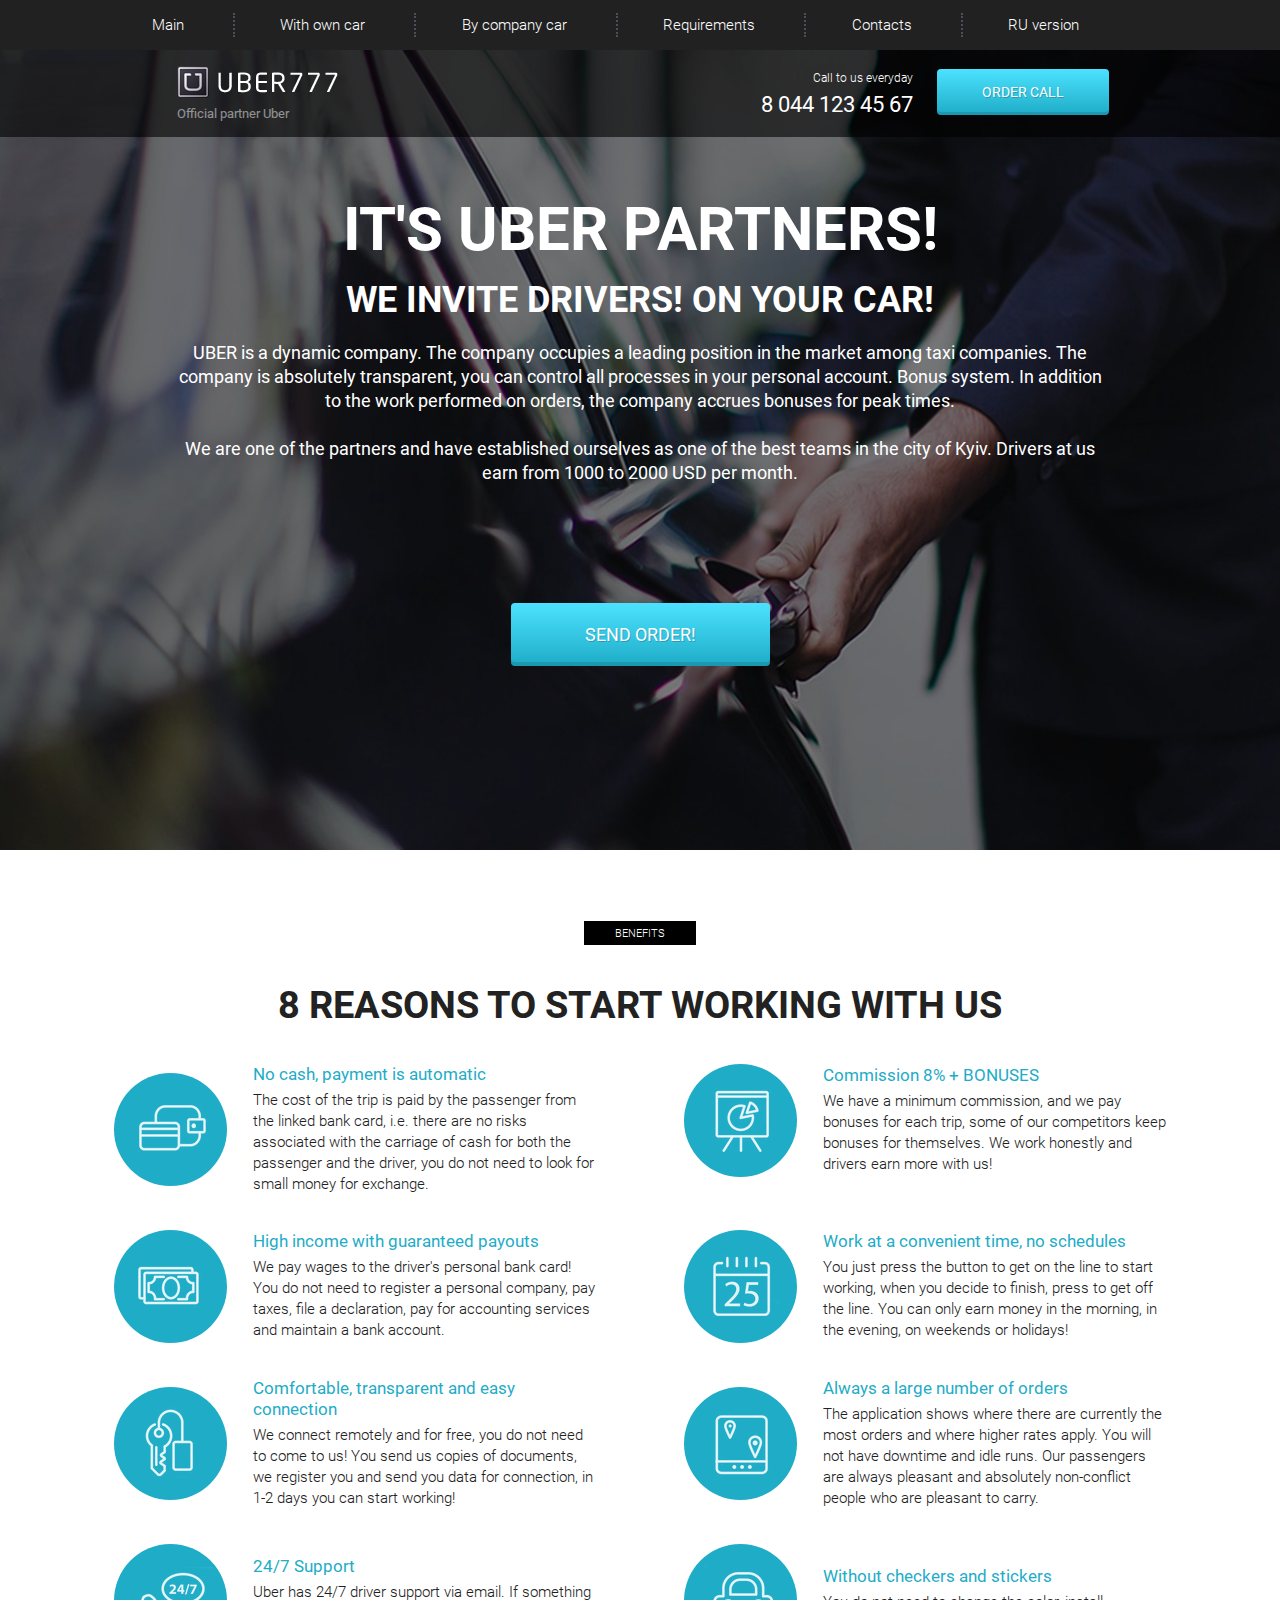
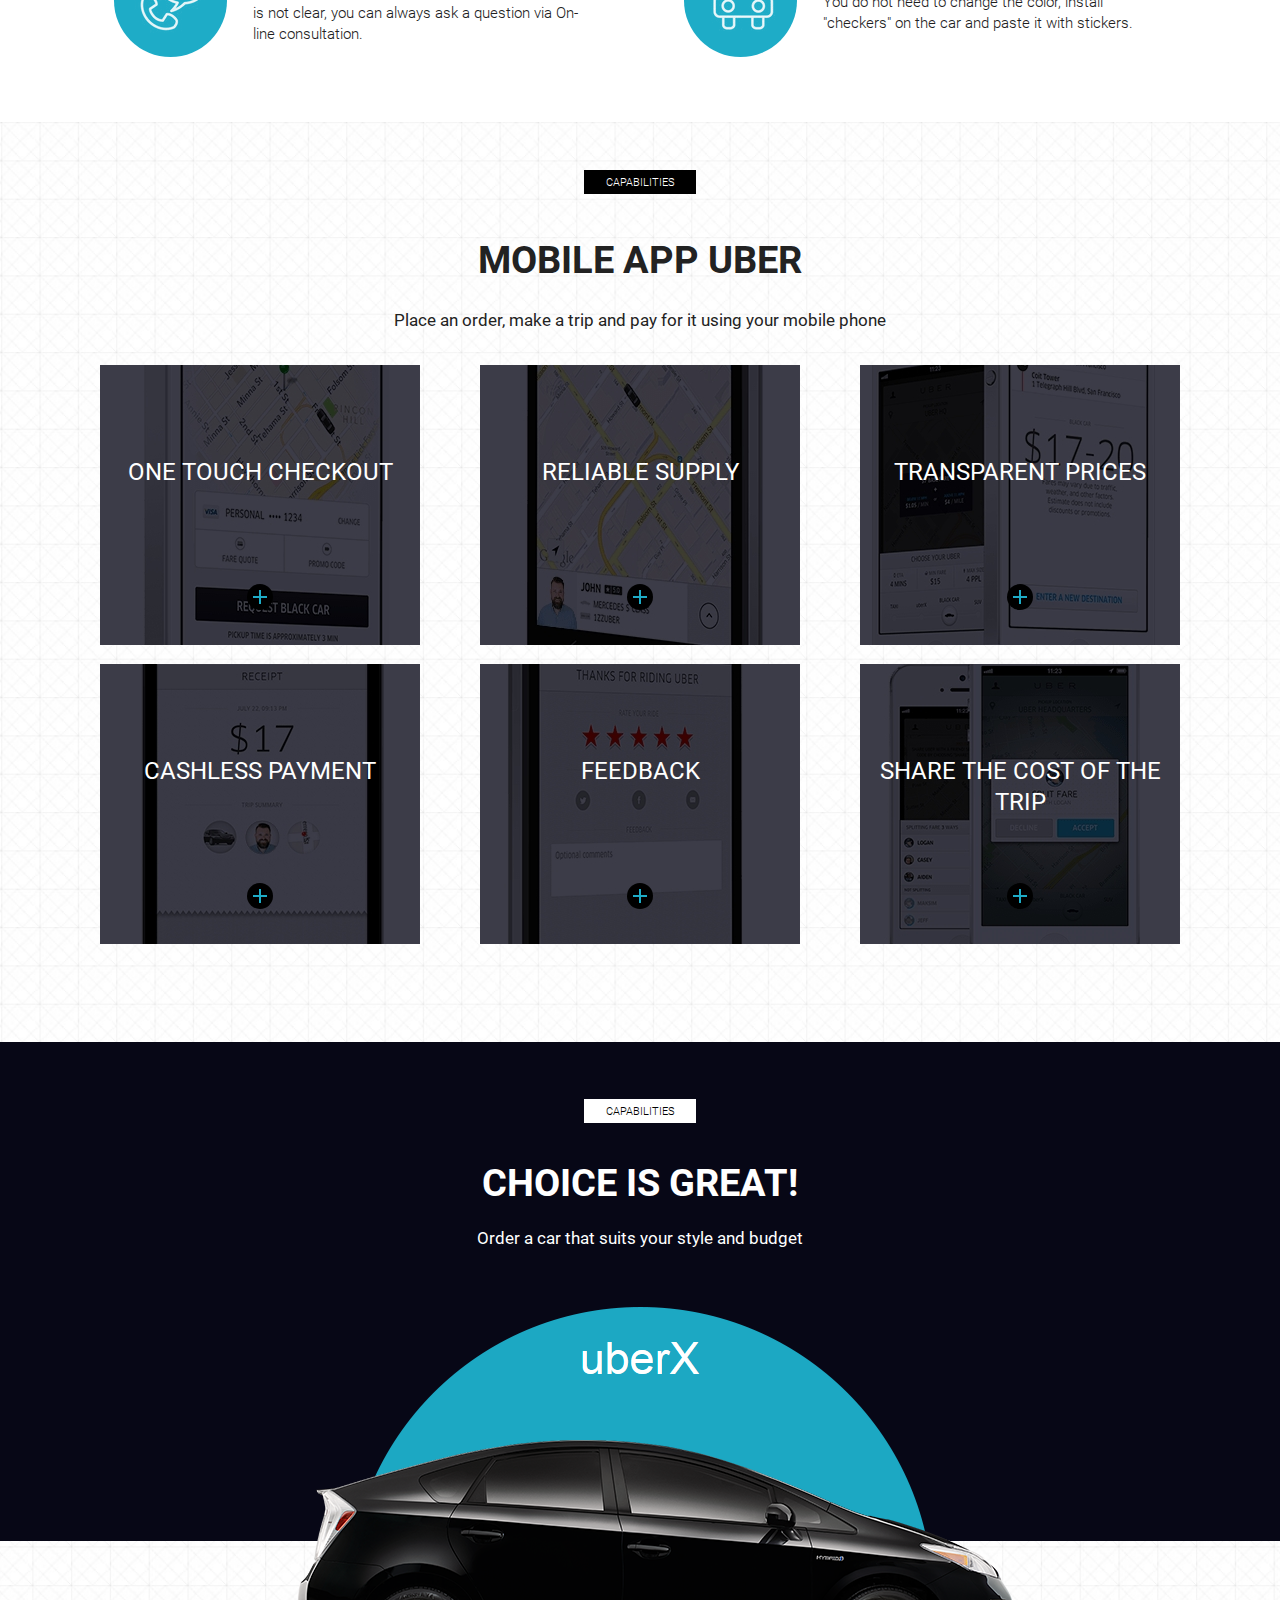
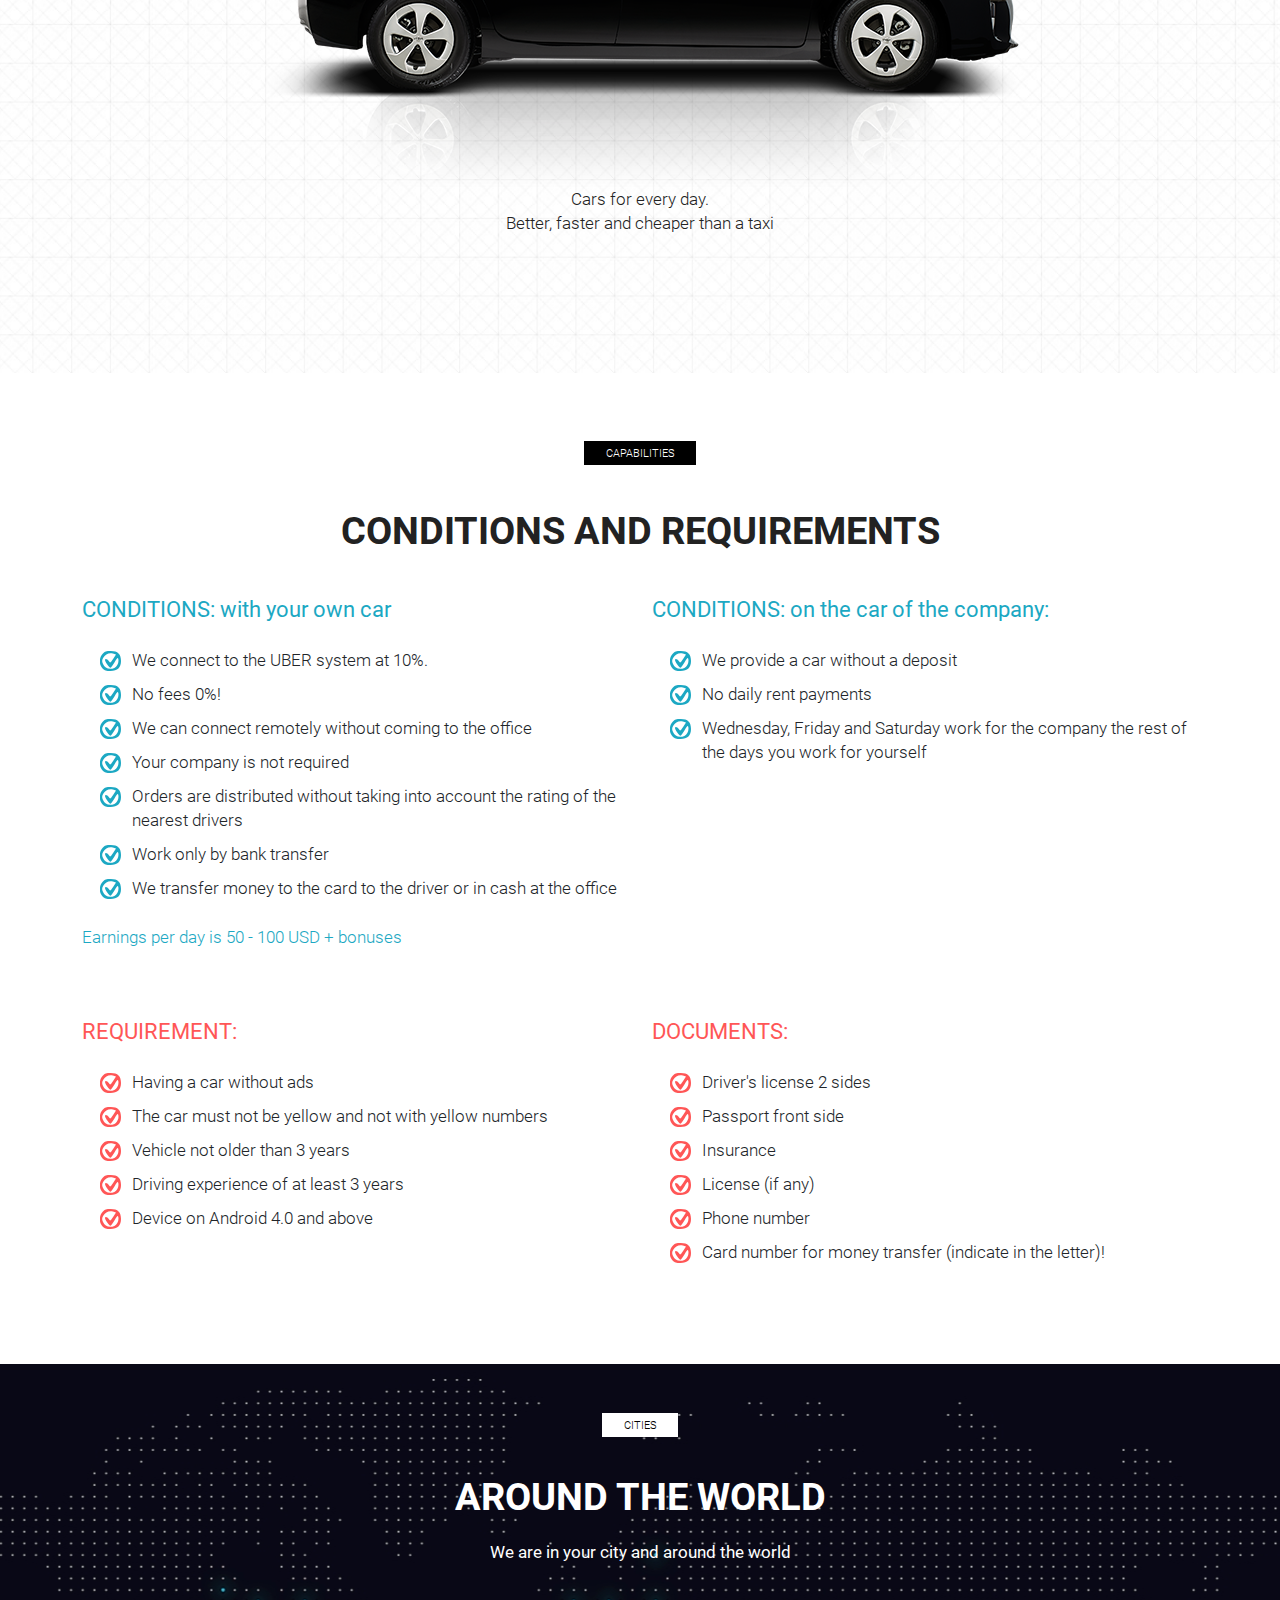
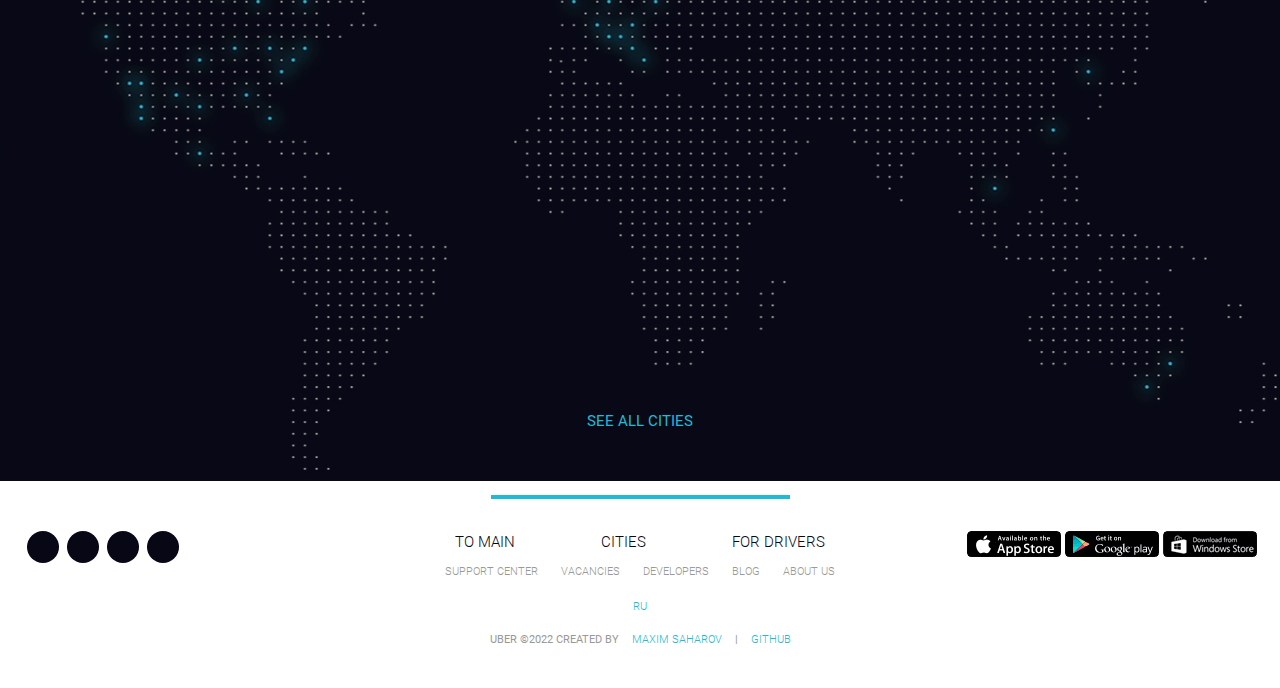
<file: src/index.html>
<!--//-->
<!doctype html>
<html lang='en' xmlns='http://www.w3.org/1999/html'>
<head>
   <meta charset='UTF-8'>
   <meta name='viewport' content='width=device-width, initial-scale=1'>
   <meta http-equiv='X-UA-Compatible' content='ie=edge'>

   <title>UBER</title>

   <link rel='shortcut icon' href='icons/favicon.ico' type='image/x-icon'>

   <link rel='stylesheet' href='css/fonts.css'>

   <link rel='stylesheet' href='css/bootstrap-reboot.min.css'>
   <link rel='stylesheet' href='css/bootstrap-grid.min.css'>

   <link rel='stylesheet' href='https://use.fontawesome.com/releases/v5.8.2/css/all.css'
         integrity='sha384-oS3vJWv+0UjzBfQzYUhtDYW+Pj2yciDJxpsK1OYPAYjqT085Qq/1cq5FLXAZQ7Ay' crossorigin='anonymous'>

   <link rel='stylesheet' href='scss/style.min.css'>


</head>

<body>

<header>
   <nav>
      <div class='container'>
         <!--ul.menu>li.menu_item*5>a.menu_link-->
         <ul class='menu'>
            <li class='menu_item'>
               <a href='#' class='menu_link'>Main</a>
            </li>
            <li class='menu_item'>
               <a href='#require' class='menu_link'>With own car</a>
            </li>
            <li class='menu_item'>
               <a href='#require' class='menu_link'>By company car</a>
            </li>
            <li class='menu_item'>
               <a href='#require' class='menu_link'>Requirements</a>
            </li>
            <li class='menu_item'>
               <a href='#footer' class='menu_link'>Contacts</a>
            </li>
            <li class='menu_item'>
               <!--               <a href='ru.html' class='menu_link'>RU version</a>-->
               <a href='https://maxim-saharov.com.ua/Uber/ru.html' class='menu_link'>RU version</a>
            </li>
         </ul>
      </div>

      <div class='hamburger'>
         <span></span>
         <span></span>
         <span></span>
      </div>

   </nav>

   <div class='subheader'>
      <div class='container'>
         <div class='row'>
            <div class='col-6 col-md-4 offset-md-1'>
               <a href='#' class='subheader_logo'>
                  <img src='icons/logo.png' alt='logo'>
               </a>
               <div class='subheader_official'>Official partner Uber</div>
            </div>

            <div class='xs-hidden col-md-3 offset-md-1 col-xl-2 offset-xl-2'>
               <div class='subheader_call'>
                  Call to us everyday
               </div>
               <a href='tel:80441234567' class='subheader_phone'>
                  8 044 123 45 67</a>
            </div>

            <div class='col-6 col-md-3'>
               <a href='tel:80441234567' class='xs-visible subheader_phone'>
                  8 044 123 45 67</a>
               <button class='subheader_btn'>order call</button>
            </div>

         </div>
      </div>
   </div>

</header>


<section class='promo'>
   <div class='container'>
      <div class='row'>
         <div class='col-md-12 offset-md-0 col-lg-10 offset-lg-1'>
            <h1 class='promo_header'>IT'S UBER PARTNERS!</h1>
            <h2 class='promo_subheader'>WE INVITE DRIVERS! ON YOUR CAR!</h2>
            <div class='promo_descr'>
               UBER is a dynamic company. The company occupies a leading position in the market among taxi companies.
               The company is absolutely transparent, you can control all processes in your personal account. Bonus
               system. In addition to the work performed on orders, the company accrues bonuses for peak times.
               <br><br>
               We are one of the partners and have established ourselves as one of the best teams in the city of Kyiv.
               Drivers at us earn from 1000 to 2000 USD per month.
            </div>
            <button class='promo_btn'>SEND ORDER!</button>
         </div>
      </div>
   </div>
</section>


<section class='reasons'>

   <div class='container'>

      <div class='label'>Benefits</div>
      <h2 class='title'>8 reasons to start working with us</h2>

      <div class='row'>

         <div class='col-md-6'>
            <div class='reasons_block'>

               <div class='reasons_round'>
                  <img src='icons/reasons/reason_1.png' alt='reason'>
               </div>

               <div class='reasons_descr'>

                  <div class='reasons_subtitle'>No cash, payment is automatic
                  </div>

                  <div class='reasons_text'>
                     The cost of the trip is paid by the passenger from the linked bank card, i.е. there are no risks
                     associated with the carriage of cash for both the passenger and the driver, you do not need to look
                     for small money for exchange.
                  </div>

               </div>

            </div>
         </div>

         <div class='col-md-6'>
            <div class='reasons_block'>
               <div class='reasons_round'>
                  <img src='icons/reasons/reason_2.png' alt='reason'>
               </div>
               <div class='reasons_descr'>
                  <div class='reasons_subtitle'>Commission 8% + BONUSES</div>
                  <div class='reasons_text'>
                     We have a minimum commission, and we pay bonuses for each trip, some of our competitors keep
                     bonuses
                     for themselves. We work honestly and drivers earn more with us!
                  </div>
               </div>
            </div>
         </div>
         <div class='col-md-6'>
            <div class='reasons_block'>
               <div class='reasons_round'>
                  <img src='icons/reasons/reason_3.png' alt='reason'>
               </div>
               <div class='reasons_descr'>
                  <div class='reasons_subtitle'>High income with guaranteed payouts</div>
                  <div class='reasons_text'>
                     We pay wages to the driver's personal bank card! You do not need to register a personal company,
                     pay taxes, file a declaration, pay for accounting services and maintain a bank account.
                  </div>
               </div>
            </div>
         </div>
         <div class='col-md-6'>
            <div class='reasons_block'>
               <div class='reasons_round'>
                  <img src='icons/reasons/reason_4.png' alt='reason'>
               </div>
               <div class='reasons_descr'>
                  <div class='reasons_subtitle'>Work at a convenient time, no schedules</div>
                  <div class='reasons_text'>
                     You just press the button to get on the line to start working, when you decide to finish, press to
                     get off the line. You can only earn money in the morning, in the evening, on weekends or holidays!
                  </div>
               </div>
            </div>
         </div>
         <div class='col-md-6'>
            <div class='reasons_block'>
               <div class='reasons_round'>
                  <img src='icons/reasons/reason_5.png' alt='reason'>
               </div>
               <div class='reasons_descr'>
                  <div class='reasons_subtitle'>Comfortable, transparent and easy connection</div>
                  <div class='reasons_text'>
                     We connect remotely and for free, you do not need to come to us! You send us copies of documents,
                     we register you and send you data for connection, in 1-2 days you can start working!
                  </div>
               </div>
            </div>
         </div>
         <div class='col-md-6'>
            <div class='reasons_block'>
               <div class='reasons_round'>
                  <img src='icons/reasons/reason_6.png' alt='reason'>
               </div>
               <div class='reasons_descr'>
                  <div class='reasons_subtitle'>Always a large number of orders</div>
                  <div class='reasons_text'>
                     The application shows where there are currently the most orders and where higher rates apply. You
                     will not have downtime and idle runs. Our passengers are always pleasant and absolutely
                     non-conflict people who are pleasant to carry.
                  </div>
               </div>
            </div>
         </div>
         <div class='col-md-6'>
            <div class='reasons_block'>
               <div class='reasons_round'>
                  <img src='icons/reasons/reason_7.png' alt='reason'>
               </div>
               <div class='reasons_descr'>
                  <div class='reasons_subtitle'>24/7 Support</div>
                  <div class='reasons_text'>
                     Uber has 24/7 driver support via email. If something is not clear, you can always ask a question
                     via On-line consultation.
                  </div>
               </div>
            </div>
         </div>

         <div class='col-md-6'>
            <div class='reasons_block'>
               <div class='reasons_round'>
                  <img src='icons/reasons/reason_8.png' alt='reason'>
               </div>
               <div class='reasons_descr'>
                  <div class='reasons_subtitle'>Without checkers and stickers</div>
                  <div class='reasons_text'>
                     You do not need to change the color, install "checkers" on the car and paste it with stickers.
                  </div>
               </div>
            </div>
         </div>

      </div>

   </div>
</section>


<section class='mobile'>
   <div class='container'>
      <div class='label'>Capabilities</div>
      <div class='title'>mobile app UBER</div>
      <div class='subtitle'>
         Place an order, make a trip and pay for it using your mobile phone
      </div>

      <div class='row'>

         <div class='col-md-6 col-lg-4'>
            <div class='mobile_item mobile_item_1'>
               <div class='mobile_item_subtitle'>one touch checkout</div>
               <div class='mobile_item_plus'></div>
            </div>
         </div>

         <div class='col-md-6 col-lg-4 '>
            <div class='mobile_item mobile_item_2'>
               <div class='mobile_item_subtitle'>reliable supply</div>
               <div class='mobile_item_plus'></div>
            </div>
         </div>
         <div class='col-md-6 col-lg-4'>
            <div class='mobile_item mobile_item_3'>
               <div class='mobile_item_subtitle'>transparent prices</div>
               <div class='mobile_item_plus'></div>
            </div>
         </div>
         <div class='col-md-6 col-lg-4'>
            <div class='mobile_item mobile_item_4'>
               <div class='mobile_item_subtitle'>cashless payment</div>
               <div class='mobile_item_plus'></div>
            </div>
         </div>
         <div class='col-md-6 col-lg-4'>
            <div class='mobile_item mobile_item_5'>
               <div class='mobile_item_subtitle'>Feedback</div>
               <div class='mobile_item_plus'></div>
            </div>
         </div>
         <div class='col-md-6 col-lg-4'>
            <div class='mobile_item mobile_item_6'>
               <div class='mobile_item_subtitle'>share the cost of the trip</div>
               <div class='mobile_item_plus'></div>
            </div>
         </div>
      </div>


   </div>

</section>


<section class='choice'>
   <div class='container'>

      <div class='black'></div>
      <div class='label label_white'>capabilities</div>
      <h2 class='title title_white hidden-320'>Choice is great!</h2>
      <div class='subtitle subtitle_white hidden-320'>
         Order a car that suits your style and budget
      </div>

      <img src='img/car-en.png' alt='uber car' class='choice_img'>
      <div class='choice_descr'>
         Cars for every day.<br>
         Better, faster and cheaper than a taxi
      </div>

   </div>
</section>


<section class='require' id='require'>
   <div class='container'>

      <div class='label'>Capabilities</div>
      <div class='title'>conditions and requirements</div>

      <div class='row'>

         <div class='col-md-6'>
            <div class='require_block'>
               <div class='require_title'>CONDITIONS: with your own car</div>
               <ul class='require_list'>
                  <li>We connect to the UBER system at 10%.</li>
                  <li>No fees 0%!</li>
                  <li>We can connect remotely without coming to the office</li>
                  <li>Your company is not required</li>
                  <li>Orders are distributed without taking into account the rating of the nearest drivers</li>
                  <li>Work only by bank transfer</li>
                  <li>We transfer money to the card to the driver or in cash at the office</li>
               </ul>
               <div class='require_descr'>
                  Earnings per day is 50 - 100 USD + bonuses
               </div>
            </div>
         </div>

         <div class='col-md-6'>
            <div class='require_block'>
               <div class='require_title'>CONDITIONS: on the car of the company:</div>
               <ul class='require_list'>
                  <li>We provide a car without a deposit</li>
                  <li>No daily rent payments</li>
                  <li>Wednesday, Friday and Saturday work for the company the rest of the days you work for yourself
                  </li>
               </ul>
            </div>
         </div>

         <div class='col-md-6'>
            <div class='require_block require_block_nmb warning'>
               <div class='require_title'>REQUIREMENT:</div>
               <ul class='require_list'>
                  <li>Having a car without ads</li>
                  <li>The car must not be yellow and not with yellow numbers</li>
                  <li>Vehicle not older than 3 years</li>
                  <li>Driving experience of at least 3 years</li>
                  <li>Device on Android 4.0 and above</li>
               </ul>
            </div>
         </div>

         <div class='col-md-6'>
            <div class='require_block require_block_nmb warning'>
               <div class='require_title'>DOCUMENTS:</div>
               <ul class='require_list'>
                  <li>Driver's license 2 sides</li>
                  <li>Passport front side</li>
                  <li>Insurance</li>
                  <li>License (if any)</li>
                  <li>Phone number</li>
                  <li>Card number for money transfer (indicate in the letter)!</li>
               </ul>
            </div>
         </div>

      </div>
   </div>
</section>


<section class='world'>
   <div class='container'>
      <div class='label label_white label_min'>cities</div>
      <h2 class='title title_white'>Around the world</h2>
      <div class='subtitle subtitle_white'>We are in your city and around the world</div>

      <a href='#' class='world_link'>see all cities</a>
   </div>
</section>


<footer class='footer' id='footer'>
   <div class='footer_divider'></div>
   <div class='footer_wrapper'>
      <div>
         <div class='footer_social'>
            <a href='#' class='footer_social_item'>
               <i class='fab fa-facebook-f'></i>
            </a>
            <a href='#' class='footer_social_item'>
               <i class='fab fa-twitter'></i>
            </a>
            <a href='#' class='footer_social_item'>
               <i class='fab fa-linkedin'></i>
            </a>
            <a href='#' class='footer_social_item'>
               <i class='fab fa-instagram'></i>
            </a>
         </div>
      </div>

      <div>
         <div class='footer_links'>
            <div class='footer_links_main'>
               <a href='#'>To main</a>
               <a href='#'>cities</a>
               <a href='#'>for drivers</a>
            </div>
            <div class='footer_links_sub'>
               <a href='#'>support Center</a>
               <a href='#'>vacancies</a>
               <a href='#'>developers</a>
               <a href='#'>blog</a>
               <a href='#'>about Us</a>
            </div>


            <div class='footer_links_lang'>

               <!--               <a href='ru.html' class='footer_links_lang'>RU</a>-->
               <a href='https://maxim-saharov.com.ua/Uber/ru.html' class='footer_links_lang'>RU</a>

               <br>

               Uber ©2022 Created by

               <a
                  href='https://maxim-saharov.com.ua'
                  target='_blank' rel='noopener noreferrer'
                  class='pad-left-10px'
               >
                  Maxim Saharov
               </a>

               <span class='pad-left-10px'>|</span>

               <a
                  href='https://github.com/maxim-saharov/LandingUber'
                  target='_blank' rel='noopener noreferrer'
                  class='pad-left-10px'
               >
                  GitHub
               </a>
            </div>

         </div>
      </div>

      <div>
         <div class='footer_mobile'>
            <a href='#'>
               <img src='img/app_store.png' alt='App Store'>
            </a>
            <a href='#'>
               <img src='img/google_play.png' alt='Google play'>
            </a>
            <a href='#'>
               <img src='img/windows_store.png' alt='Windows store'>
            </a>
         </div>
      </div>

   </div>
</footer>


<script defer src='js/script.js'></script>

</body>
</html>
</file>
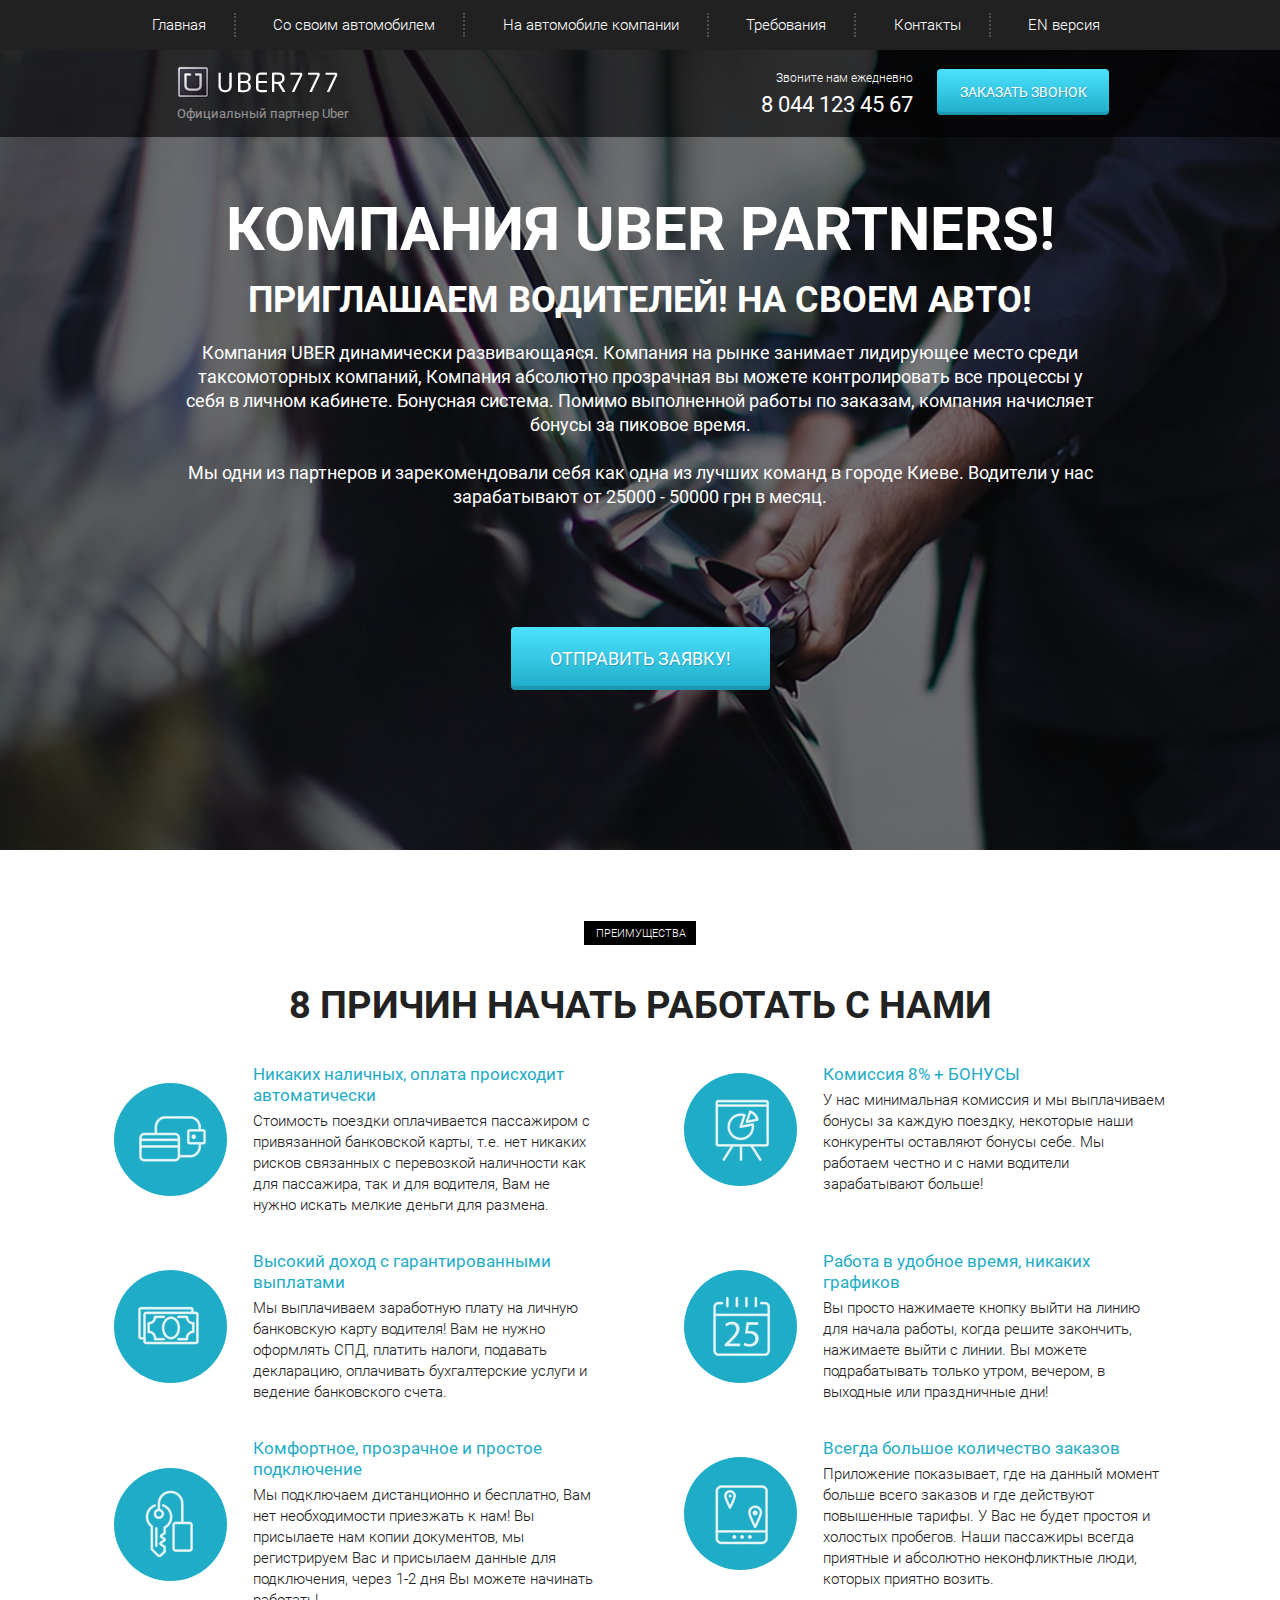
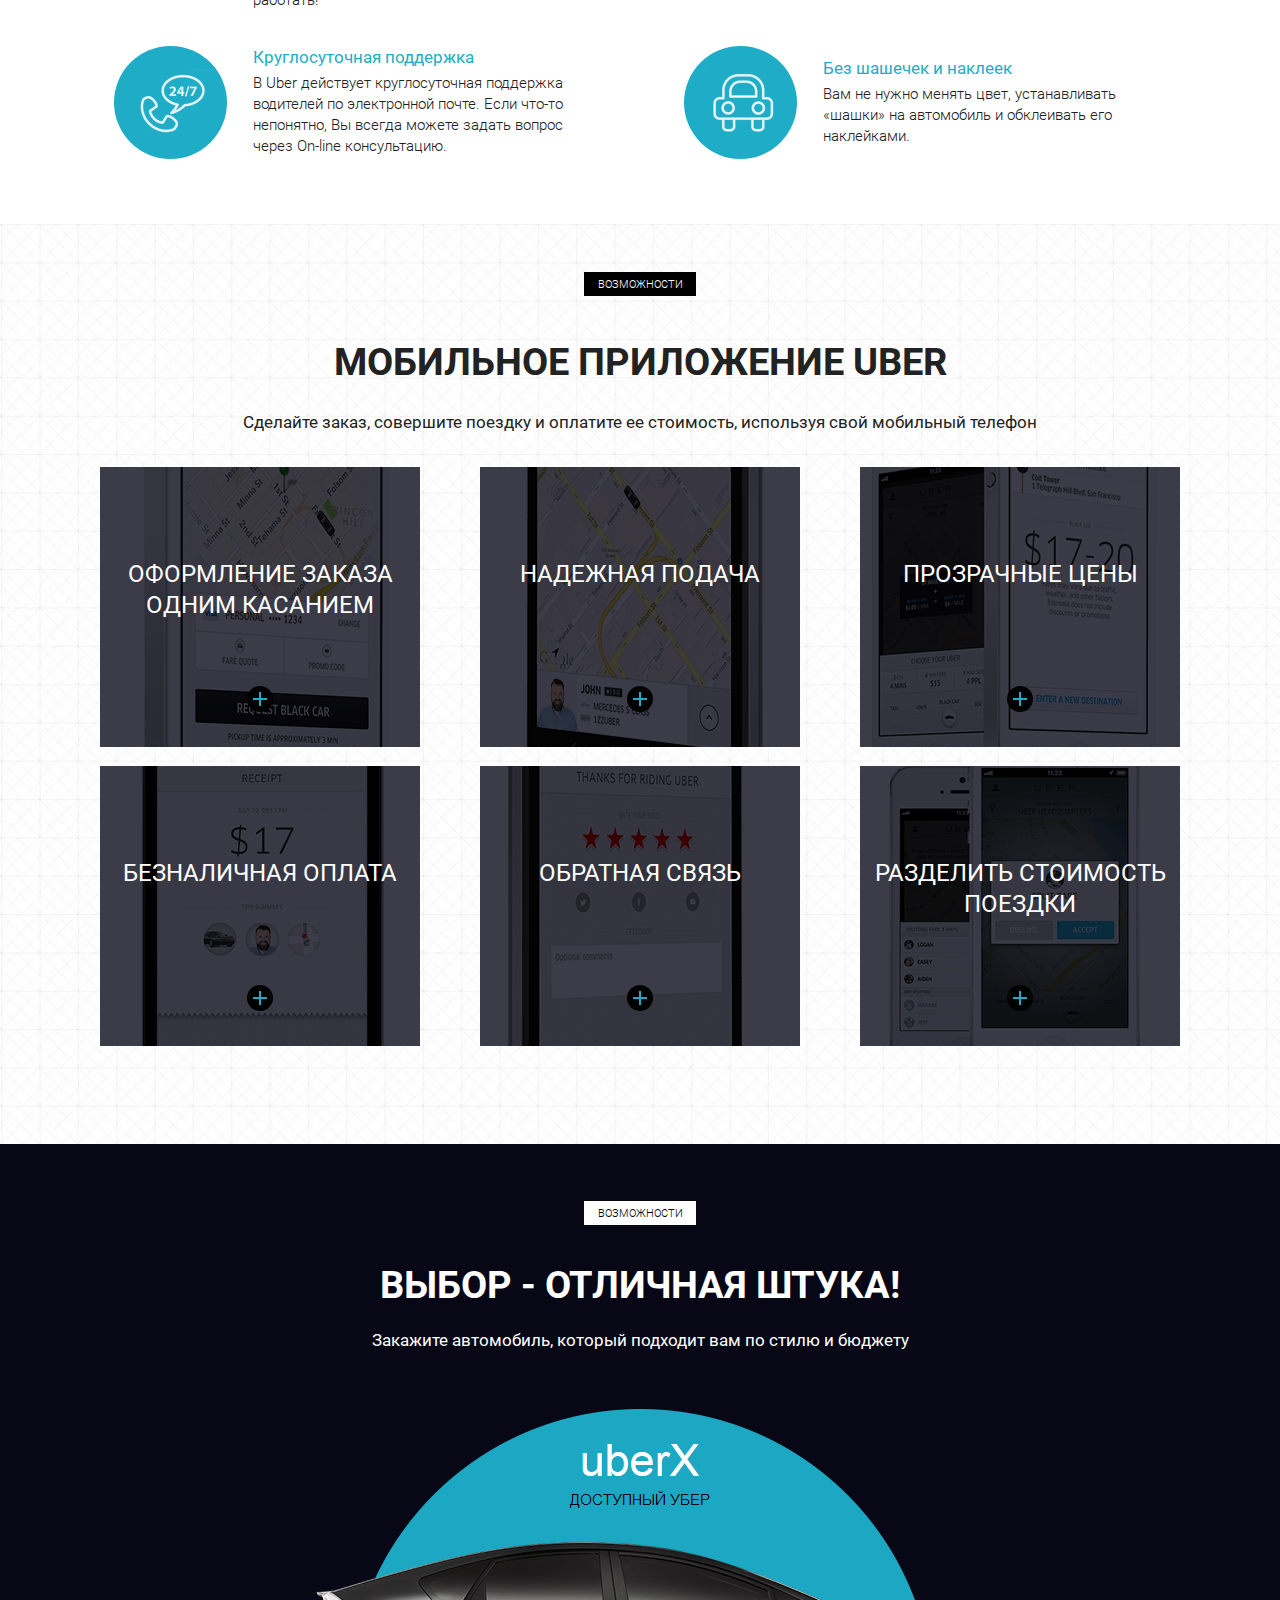
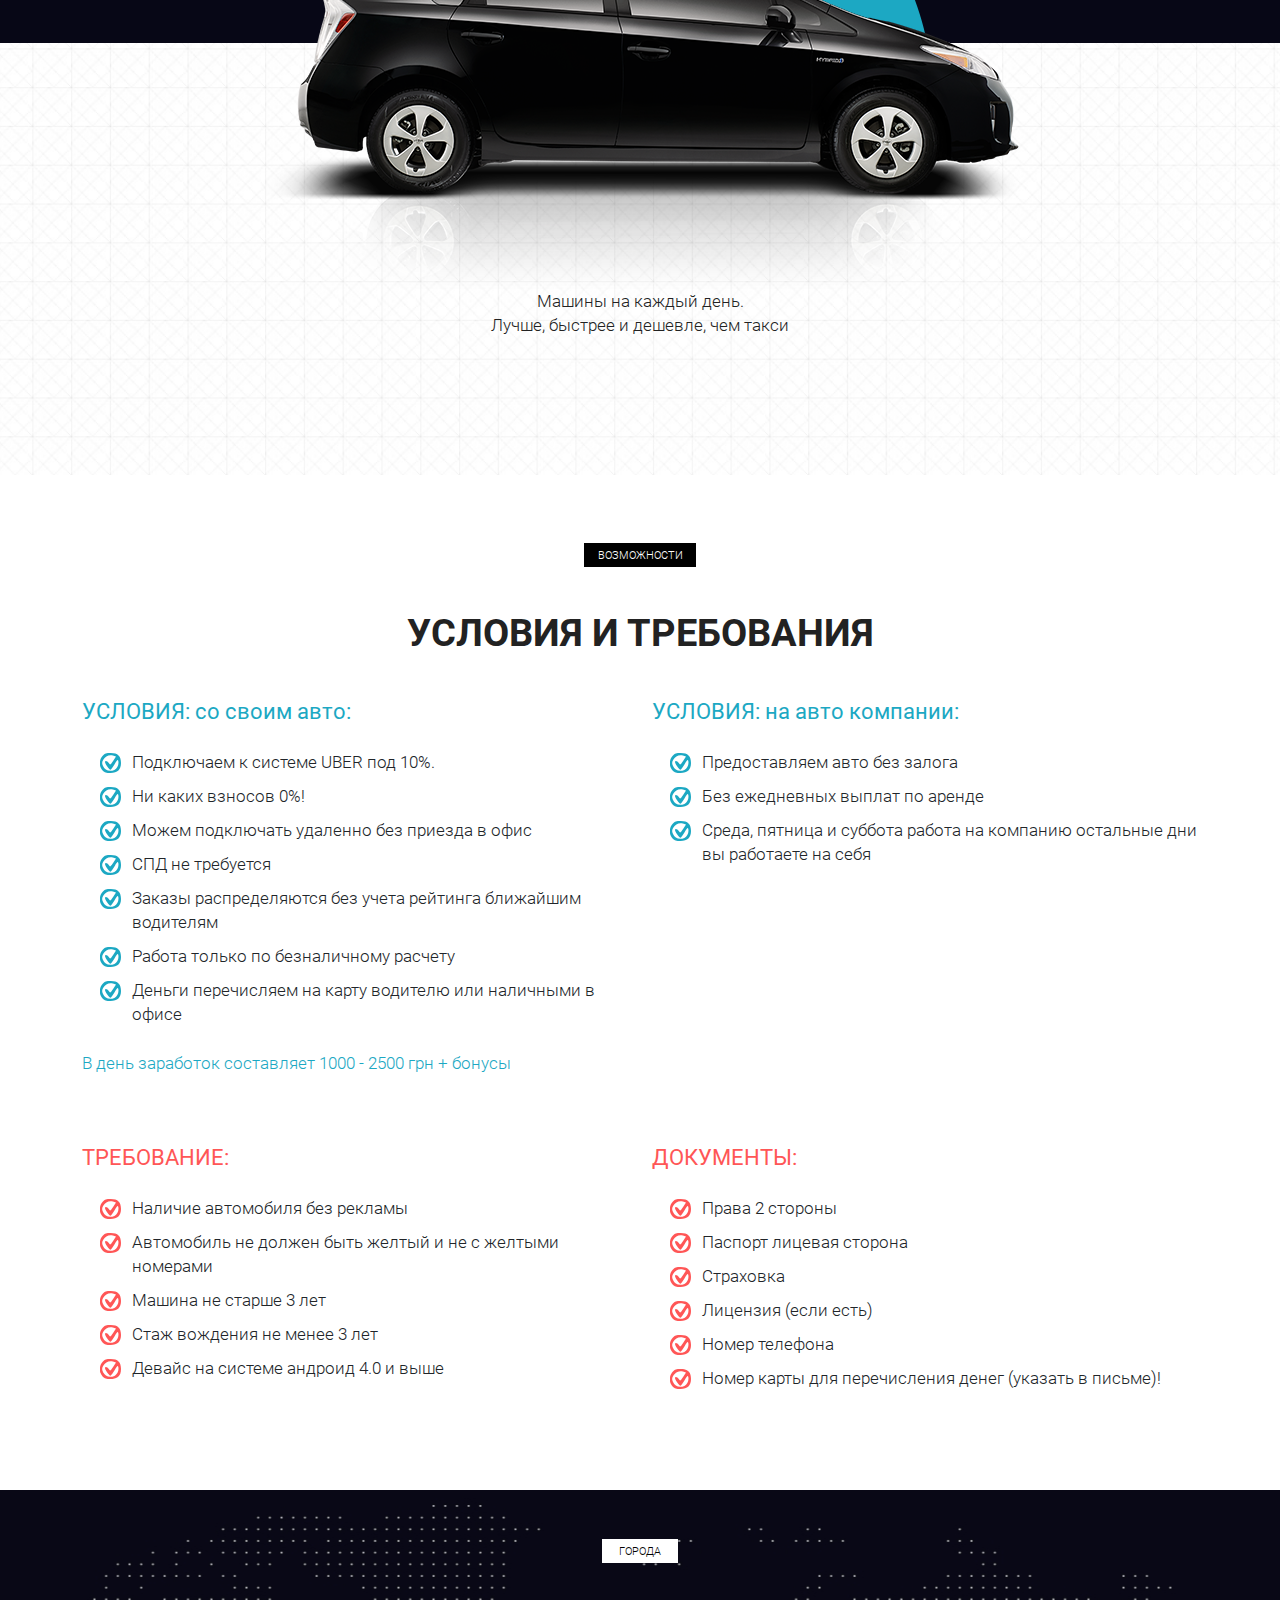
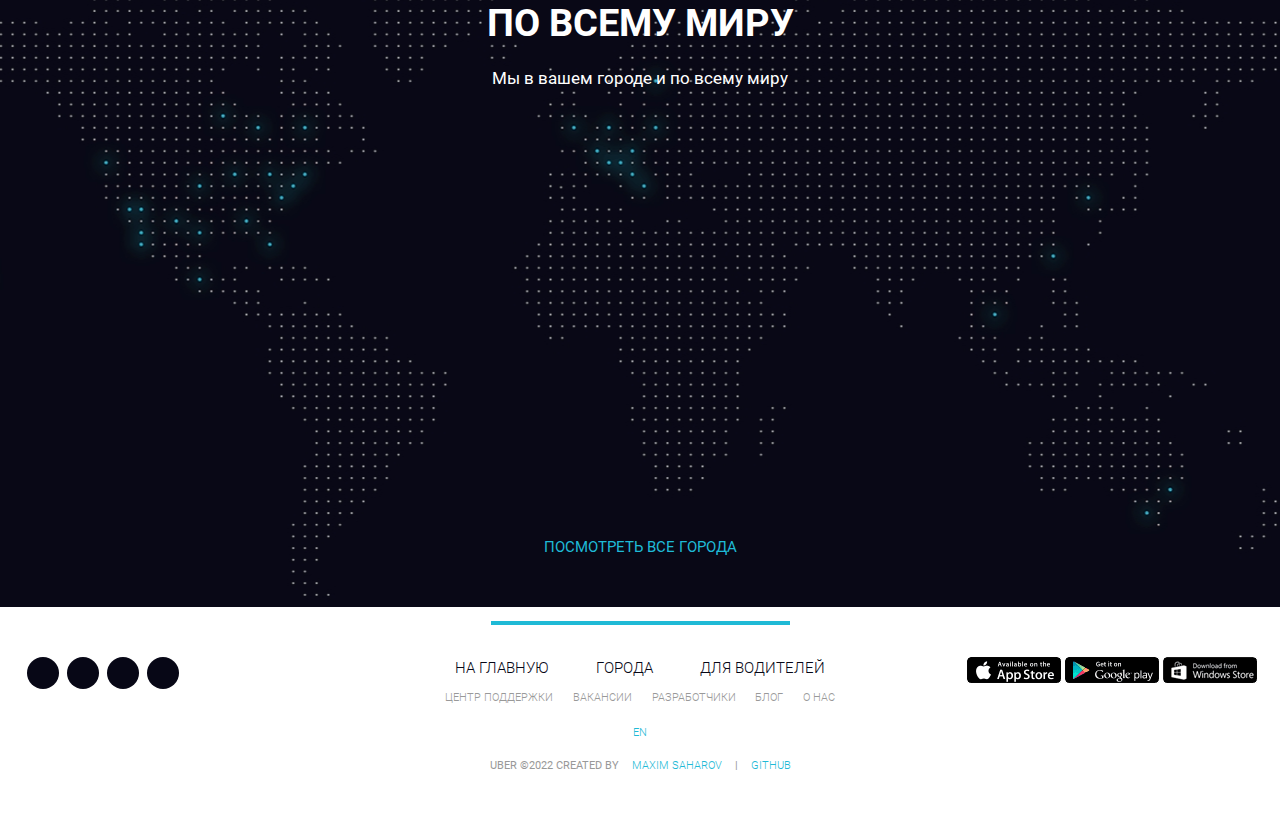
<file: src/ru.html>
<!--//-->
<!doctype html>
<html lang='ru' xmlns='http://www.w3.org/1999/html'>
<head>
   <meta charset='UTF-8'>
   <meta name='viewport' content='width=device-width, initial-scale=1'>
   <meta http-equiv='X-UA-Compatible' content='ie=edge'>

   <title>UBER</title>

   <link rel='shortcut icon' href='icons/favicon.ico' type='image/x-icon'>

   <link rel='stylesheet' href='css/fonts.css'>

   <link rel='stylesheet' href='css/bootstrap-reboot.min.css'>
   <link rel='stylesheet' href='css/bootstrap-grid.min.css'>

   <link rel='stylesheet' href='https://use.fontawesome.com/releases/v5.8.2/css/all.css'
         integrity='sha384-oS3vJWv+0UjzBfQzYUhtDYW+Pj2yciDJxpsK1OYPAYjqT085Qq/1cq5FLXAZQ7Ay' crossorigin='anonymous'>

   <link rel='stylesheet' href='scss/style.min.css'>


</head>

<body>

<header>
   <nav>
      <div class='container'>
         <!--ul.menu>li.menu_item*5>a.menu_link-->
         <ul class='menu'>
            <li class='menu_item menu_item-ru'>
               <a href='#' class='menu_link'>Главная</a>
            </li>
            <li class='menu_item menu_item-ru'>
               <a href='#require' class='menu_link'>Со своим автомобилем</a>
            </li>
            <li class='menu_item menu_item-ru'>
               <a href='#require' class='menu_link'>На автомобиле компании</a>
            </li>
            <li class='menu_item menu_item-ru'>
               <a href='#require' class='menu_link'>Требования</a>
            </li>
            <li class='menu_item menu_item-ru'>
               <a href='#footer' class='menu_link'>Контакты</a>
            </li>
            <li class='menu_item menu_item-ru'>
               <!--               <a href='/' class='menu_link'>Оставить заявку</a>-->
               <a href='https://maxim-saharov.com.ua/Uber/' class='menu_link'>EN версия</a>
               <!--               <a href='index.html' class='menu_link'>EN версия</a>-->
            </li>
         </ul>
      </div>

      <div class='hamburger'>
         <span></span>
         <span></span>
         <span></span>
      </div>

   </nav>

   <div class='subheader'>
      <div class='container'>
         <div class='row'>
            <div class='col-6 col-md-4 offset-md-1'>
               <a href='#' class='subheader_logo'>
                  <img src='icons/logo.png' alt='logo'>
               </a>
               <div class='subheader_official'>Официальный партнер Uber</div>
            </div>

            <div class='xs-hidden col-md-3 offset-md-1 col-xl-2 offset-xl-2'>
               <div class='subheader_call'>
                  Звоните нам ежедневно
               </div>
               <a href='tel:80441234567' class='subheader_phone'>
                  8 044 123 45 67</a>
            </div>

            <div class='col-6 col-md-3'>
               <a href='tel:80441234567' class='xs-visible subheader_phone'>
                  8 044 123 45 67</a>
               <button class='subheader_btn'>заказать звонок</button>
            </div>

         </div>
      </div>
   </div>

</header>


<section class='promo'>
   <div class='container'>
      <div class='row'>
         <div class='col-md-12 offset-md-0 col-lg-10 offset-lg-1'>
            <h1 class='promo_header'>КОМПАНИЯ UBER PARTNERS!</h1>
            <h2 class='promo_subheader'>ПРИГЛАШАЕМ ВОДИТЕЛЕЙ! НА СВОЕМ АВТО!</h2>
            <div class='promo_descr'>
               Компания UBER динамически развивающаяся. Компания на рынке занимает
               лидирующее место среди таксомоторных компаний, Компания абсолютно прозрачная
               вы можете контролировать все процессы у себя в личном кабинете.
               Бонусная система. Помимо выполненной работы по заказам, компания начисляет
               бонусы за пиковое время.
               <br><br>
               Мы одни из партнеров и зарекомендовали себя как одна из лучших команд в
               городе Киеве. Водители у нас зарабатывают от 25000 - 50000 грн в месяц.
            </div>
            <button class='promo_btn'>ОТПРАВИТЬ ЗАЯВКУ!</button>
         </div>
      </div>
   </div>
</section>


<section class='reasons'>

   <div class='container'>

      <div class='label'>преимущества</div>
      <h2 class='title'>8 причин начать работать с нами</h2>

      <div class='row'>

         <div class='col-md-6'>
            <div class='reasons_block'>

               <div class='reasons_round'>
                  <img src='icons/reasons/reason_1.png' alt='reason'>
               </div>

               <div class='reasons_descr'>

                  <div class='reasons_subtitle'>Никаких наличных, оплата
                     происходит автоматически
                  </div>

                  <div class='reasons_text'>
                     Стоимость поездки оплачивается пассажиром с привязанной банковской карты,
                     т.е. нет никаких рисков связанных с перевозкой наличности как
                     для пассажира, так и для водителя, Вам не нужно искать
                     мелкие деньги для размена.
                  </div>

               </div>

            </div>
         </div>

         <div class='col-md-6'>
            <div class='reasons_block'>
               <div class='reasons_round'>
                  <img src='icons/reasons/reason_2.png' alt='reason'>
               </div>
               <div class='reasons_descr'>
                  <div class='reasons_subtitle'>Комиссия 8% + БОНУСЫ</div>
                  <div class='reasons_text'>
                     У нас минимальная комиссия и мы выплачиваем бонусы за каждую поездку, некоторые наши конкуренты
                     оставляют бонусы себе. Мы работаем честно и с нами водители зарабатывают больше!
                  </div>
               </div>
            </div>
         </div>
         <div class='col-md-6'>
            <div class='reasons_block'>
               <div class='reasons_round'>
                  <img src='icons/reasons/reason_3.png' alt='reason'>
               </div>
               <div class='reasons_descr'>
                  <div class='reasons_subtitle'>Высокий доход с гарантированными выплатами</div>
                  <div class='reasons_text'>
                     Мы выплачиваем заработную плату на личную банковскую карту водителя! Вам не нужно оформлять СПД,
                     платить налоги, подавать декларацию, оплачивать бухгалтерские услуги и ведение банковского
                     счета.
                  </div>
               </div>
            </div>
         </div>
         <div class='col-md-6'>
            <div class='reasons_block'>
               <div class='reasons_round'>
                  <img src='icons/reasons/reason_4.png' alt='reason'>
               </div>
               <div class='reasons_descr'>
                  <div class='reasons_subtitle'>Работа в удобное время, никаких графиков</div>
                  <div class='reasons_text'>
                     Вы просто нажимаете кнопку выйти на линию для начала работы, когда решите закончить, нажимаете
                     выйти с линии. Вы можете подрабатывать только утром, вечером, в выходные или праздничные дни!
                  </div>
               </div>
            </div>
         </div>
         <div class='col-md-6'>
            <div class='reasons_block'>
               <div class='reasons_round'>
                  <img src='icons/reasons/reason_5.png' alt='reason'>
               </div>
               <div class='reasons_descr'>
                  <div class='reasons_subtitle'>Комфортное, прозрачное и простое подключение</div>
                  <div class='reasons_text'>
                     Мы подключаем дистанционно и бесплатно, Вам нет необходимости приезжать к нам! Вы присылаете нам
                     копии документов, мы регистрируем Вас и присылаем данные для подключения, через 1-2 дня Вы можете
                     начинать работать!
                  </div>
               </div>
            </div>
         </div>
         <div class='col-md-6'>
            <div class='reasons_block'>
               <div class='reasons_round'>
                  <img src='icons/reasons/reason_6.png' alt='reason'>
               </div>
               <div class='reasons_descr'>
                  <div class='reasons_subtitle'>Всегда большое количество заказов</div>
                  <div class='reasons_text'>
                     Приложение показывает, где на данный момент больше всего заказов и где действуют повышенные тарифы.
                     У Вас не будет простоя и холостых пробегов. Наши пассажиры всегда приятные и абсолютно
                     неконфликтные люди, которых приятно возить.
                  </div>
               </div>
            </div>
         </div>
         <div class='col-md-6'>
            <div class='reasons_block'>
               <div class='reasons_round'>
                  <img src='icons/reasons/reason_7.png' alt='reason'>
               </div>
               <div class='reasons_descr'>
                  <div class='reasons_subtitle'>Круглосуточная поддержка</div>
                  <div class='reasons_text'>
                     В Uber действует круглосуточная поддержка водителей по электронной почте. Если что-то непонятно, Вы
                     всегда можете задать вопрос через On-line консультацию.
                  </div>
               </div>
            </div>
         </div>

         <div class='col-md-6'>
            <div class='reasons_block'>
               <div class='reasons_round'>
                  <img src='icons/reasons/reason_8.png' alt='reason'>
               </div>
               <div class='reasons_descr'>
                  <div class='reasons_subtitle'>Без шашечек и наклеек</div>
                  <div class='reasons_text'>
                     Вам не нужно менять цвет, устанавливать «шашки» на автомобиль и обклеивать
                     его наклейками.
                  </div>
               </div>
            </div>
         </div>

      </div>
      <!--      выше дивка от row-->
   </div>
</section>


<section class='mobile'>
   <div class='container'>
      <div class='label'>Возможности</div>
      <div class='title'>мобильное приложение UBER</div>
      <div class='subtitle'>
         Сделайте заказ, совершите поездку и оплатите ее стоимость,
         используя свой мобильный телефон
      </div>

      <div class='row'>

         <div class='col-md-6 col-lg-4'>
            <div class='mobile_item mobile_item_1'>
               <div class='mobile_item_subtitle'>оформление заказа одним касанием</div>
               <div class='mobile_item_plus'></div>
            </div>
         </div>

         <div class='col-md-6 col-lg-4 '>
            <div class='mobile_item mobile_item_2'>
               <div class='mobile_item_subtitle'>надежная подача</div>
               <div class='mobile_item_plus'></div>
            </div>
         </div>
         <div class='col-md-6 col-lg-4'>
            <div class='mobile_item mobile_item_3'>
               <div class='mobile_item_subtitle'>прозрачные цены</div>
               <div class='mobile_item_plus'></div>
            </div>
         </div>
         <div class='col-md-6 col-lg-4'>
            <div class='mobile_item mobile_item_4'>
               <div class='mobile_item_subtitle'>безналичная оплата</div>
               <div class='mobile_item_plus'></div>
            </div>
         </div>
         <div class='col-md-6 col-lg-4'>
            <div class='mobile_item mobile_item_5'>
               <div class='mobile_item_subtitle'>обратная связь</div>
               <div class='mobile_item_plus'></div>
            </div>
         </div>
         <div class='col-md-6 col-lg-4'>
            <div class='mobile_item mobile_item_6'>
               <div class='mobile_item_subtitle'>разделить стоимость поездки</div>
               <div class='mobile_item_plus'></div>
            </div>
         </div>
         <!-- .col-md-4*6>.mobile_item>.mobile_item_subtitle+.mobile_item_plus>img-->
      </div>


   </div>

</section>


<section class='choice'>
   <div class='container'>

      <div class='black'></div>
      <div class='label label_white'>возможности</div>
      <h2 class='title title_white hidden-320'>Выбор - отличная штука!</h2>
      <div class='subtitle subtitle_white hidden-320'>
         Закажите автомобиль, который подходит вам по стилю и бюджету
      </div>

      <img src='img/car.png' alt='uber car' class='choice_img'>
      <div class='choice_descr'>
         Машины на каждый день.<br>
         Лучше, быстрее и дешевле, чем такси
      </div>

   </div>
</section>


<section class='require' id='require'>
   <div class='container'>

      <div class='label'>Возможности</div>
      <div class='title'>условия и требования</div>

      <div class='row'>

         <div class='col-md-6'>
            <div class='require_block'>
               <div class='require_title'>УСЛОВИЯ: со своим авто:</div>
               <ul class='require_list'>
                  <li>Подключаем к системе UBER под 10%.</li>
                  <li>Ни каких взносов 0%!</li>
                  <li>Можем подключать удаленно без приезда в офис</li>
                  <li>СПД не требуется</li>
                  <li>Заказы распределяются без учета рейтинга ближайшим водителям
                  </li>
                  <li>Работа только по безналичному расчету</li>
                  <li>Деньги перечисляем на карту водителю или наличными в офисе
                  </li>
               </ul>
               <div class='require_descr'>
                  В день заработок составляет 1000 - 2500 грн + бонусы
               </div>
            </div>
         </div>

         <div class='col-md-6'>
            <div class='require_block'>
               <div class='require_title'>УСЛОВИЯ: на авто компании:</div>
               <ul class='require_list'>
                  <li>Предоставляем авто без залога</li>
                  <li>Без ежедневных выплат по аренде</li>
                  <li>Среда, пятница и суббота работа на компанию остальные
                     дни вы работаете на себя
                  </li>
               </ul>
            </div>
         </div>

         <div class='col-md-6'>
            <div class='require_block require_block_nmb warning'>
               <div class='require_title'>ТРЕБОВАНИЕ:</div>
               <ul class='require_list'>
                  <li>Наличие автомобиля без рекламы</li>
                  <li>Автомобиль не должен быть желтый и не с желтыми номерами</li>
                  <li>Машина не старше 3 лет</li>
                  <li>Стаж вождения не менее 3 лет</li>
                  <li>Девайс на системе андроид 4.0 и выше</li>
               </ul>
            </div>
         </div>

         <div class='col-md-6'>
            <div class='require_block require_block_nmb warning'>
               <div class='require_title'>ДОКУМЕНТЫ:</div>
               <ul class='require_list'>
                  <li>Права 2 стороны</li>
                  <li>Паспорт лицевая сторона</li>
                  <li>Страховка</li>
                  <li>Лицензия (если есть)</li>
                  <li>Номер телефона</li>
                  <li>Номер карты для перечисления денег (указать в письме)!</li>
               </ul>
            </div>
         </div>

      </div>
   </div>
</section>


<section class='world'>
   <div class='container'>
      <div class='label label_white label_min'>города</div>
      <h2 class='title title_white'>По всему миру</h2>
      <div class='subtitle subtitle_white'>Мы в вашем городе и по всему миру</div>

      <a href='#' class='world_link'>посмотреть все города</a>
   </div>
</section>


<footer class='footer' id='footer'>
   <div class='footer_divider'></div>
   <div class='footer_wrapper'>
      <!-- Если не оборачивать каждый блок в обертку - получится криво -->
      <div>
         <div class='footer_social'>
            <a href='#' class='footer_social_item'>
               <i class='fab fa-facebook-f'></i>
            </a>
            <a href='#' class='footer_social_item'>
               <i class='fab fa-twitter'></i>
            </a>
            <a href='#' class='footer_social_item'>
               <i class='fab fa-linkedin'></i>
            </a>
            <a href='#' class='footer_social_item'>
               <i class='fab fa-instagram'></i>
            </a>
         </div>
      </div>

      <div>
         <div class='footer_links'>
            <div class='footer_links_main'>
               <a href='#'>на главную</a>
               <a href='#'>города</a>
               <a href='#'>для водителей</a>
            </div>
            <div class='footer_links_sub'>
               <a href='#'>центр поддержки</a>
               <a href='#'>вакансии</a>
               <a href='#'>разработчики</a>
               <a href='#'>блог</a>
               <a href='#'>о нас</a>
            </div>


            <div class='footer_links_lang'>

               <!--               <a href='ru.html' class='footer_links_lang'>EN</a>-->
               <a href='https://maxim-saharov.com.ua/Uber/' class='footer_links_lang'>EN</a>

               <br>

               Uber ©2022 Created by

               <a
                  href='https://maxim-saharov.com.ua'
                  target='_blank' rel='noopener noreferrer'
                  class='pad-left-10px'
               >
                  Maxim Saharov
               </a>

               <span class='pad-left-10px'>|</span>

               <a
                  href='https://github.com/maxim-saharov/LandingUber'
                  target='_blank' rel='noopener noreferrer'
                  class='pad-left-10px'
               >
                  GitHub
               </a>
            </div>

         </div>
      </div>

      <div>
         <div class='footer_mobile'>
            <a href='#'>
               <img src='img/app_store.png' alt='App Store'>
            </a>
            <a href='#'>
               <img src='img/google_play.png' alt='Google play'>
            </a>
            <a href='#'>
               <img src='img/windows_store.png' alt='Windows store'>
            </a>
         </div>
      </div>

   </div>
</footer>


<!--<script defer src='js/bootstrap.min.js'></script>-->

<script defer src='js/script.js'></script>

</body>
</html>
</file>
<file: src/css/fonts.css>
/*//*/
/*//*/
/* https://transfonter.org */
/*//        */

@font-face {
   font-family: 'Roboto';
   src: url('../fonts/Roboto-Light.woff2') format('woff2'),
   url('../fonts/Roboto-Light.woff') format('woff');
   font-weight: 300;
   font-style: normal;
   font-display: swap;
}

@font-face {
   font-family: 'Roboto';
   src: url('../fonts/Roboto-Regular.woff2') format('woff2'),
   url('../fonts/Roboto-Regular.woff') format('woff');
   font-weight: 400;
   font-style: normal;
   font-display: swap;
}

@font-face {
   font-family: 'Roboto';
   src: url('../fonts/Roboto-Bold.woff2') format('woff2'),
   url('../fonts/Roboto-Bold.woff') format('woff');
   font-weight: 700;
   font-style: normal;
   font-display: swap;
}
</file>
<file: src/scss/style.min.css>
*{font-family:"Roboto",sans-serif}a{color:#007bff;text-decoration:none;background-color:rgba(0,0,0,0)}header{position:relative;height:50px}nav{height:50px;background:#212121;position:fixed;width:100%;z-index:5}.hamburger{display:none}.menu{display:flex;justify-content:space-between;padding:13px 70px;margin:0;list-style-type:none}.menu_link{color:#fff;font-weight:300;font-size:15px}.menu_link:hover{text-decoration:none;color:#1eacc7}.menu_item{border-right:2px dotted #495057;padding-right:49px}.menu_item:last-child{border-right:none}.menu_item-ru{padding-right:28px}.subheader{height:87px;background:rgba(0,0,0,.6);position:absolute;width:100%;top:50px}.subheader_logo img{max-width:100%;margin-top:16px}.subheader_official{margin-top:6px;color:#fff;opacity:.5;font-size:13px;font-weight:400}.subheader_call{font-weight:300;font-size:12px;color:#fff;margin-top:19px;text-align:right}.subheader_phone{font-weight:400;font-size:22px;text-transform:uppercase;color:#fff;display:block;text-align:right;margin-top:1px;text-decoration:none}.subheader_phone:hover{text-decoration:none;color:#1eacc7}.subheader_btn{margin-top:19px;width:172px;height:46px;box-shadow:inset 0 -3px 0 rgba(0,0,0,.12);border:none;border-radius:4px;background-image:linear-gradient(to top, #1eacc7 0%, #4ce2ff 100%);text-shadow:1px 1px 0 rgba(0,0,0,.21);color:#fff;font-size:14px;font-weight:400;text-transform:uppercase}.subheader_btn:hover{background-image:none;background-color:#1eacc7}.promo{min-height:800px;background:url("../img/bg/main_bg2.jpg") center center/cover no-repeat;padding:150px 0 135px 0}.promo_header{color:#fff;font-weight:700;text-transform:uppercase;font-size:60px;text-align:center;line-height:60px;margin-top:0}.promo_subheader{color:#fff;font-weight:700;text-transform:uppercase;font-size:36px;text-align:center;line-height:36px;margin:22px 0 0 0}.promo_descr{color:#fff;font-size:18px;font-weight:400;line-height:24px;text-align:center;margin-top:23px}.promo_btn{display:block;margin:118px auto 0 auto;width:259px;height:63px;box-shadow:inset 0 -4px 0 rgba(0,0,0,.12);border:none;border-radius:4px;background-image:linear-gradient(to top, #1eacc7 0%, #4ce2ff 100%);text-shadow:1px 1px 0 rgba(0,0,0,.21);color:#fff;font-size:18px;font-weight:400;text-transform:uppercase}.promo_btn:hover{background-image:none;background-color:#1eacc7}.label{position:relative;margin:0 auto;height:24px;width:112px;padding:5px 12px;background-color:#000;color:#fff;font-size:11px;font-weight:300;text-transform:uppercase;text-align:center;z-index:2}.label_white{background-color:#fff;color:#000}.label_min{width:76px}.title{position:relative;margin-bottom:0;margin-top:38px;color:#222;font-size:38px;font-weight:700;text-transform:uppercase;text-align:center;z-index:2}.title_white{color:#fff}.subtitle{position:relative;color:#222;font-weight:400;font-size:17px;margin-top:19px;text-align:center;z-index:2}.subtitle_white{color:#fff}.reasons{padding:71px 0 65px 0}.reasons_block{display:flex;justify-content:center;align-items:center;margin-top:35px}.reasons_round{display:flex;justify-content:center;align-items:center;margin-right:26px;width:113px;height:113px;background-color:#1eacc7;border-radius:100%}.reasons_descr{width:343px}.reasons_subtitle{line-height:21px;color:#1eacc7;font-size:17px;font-weight:400}.reasons_text{color:#202020;font-size:15px;font-weight:300;line-height:21px;margin-top:5px}.mobile{min-height:864px;padding:48px 0 79px 0;background:url("../img/bg/mobile_app.png") center center/cover no-repeat}.mobile .row{margin-top:32px}.mobile_item{position:relative;width:320px;height:280px;margin:0 auto 19px auto;padding-top:92px}.mobile_item_1{background:url("../img/bg/mobile_screen_1.jpg") center center/cover no-repeat}.mobile_item_2{background:url("../img/bg/mobile_screen_2.jpg") center center/cover no-repeat}.mobile_item_3{background:url("../img/bg/mobile_screen_3.jpg") center center/cover no-repeat}.mobile_item_4{background:url("../img/bg/mobile_screen_4.jpg") center center/cover no-repeat}.mobile_item_5{background:url("../img/bg/mobile_screen_5.jpg") center center/cover no-repeat}.mobile_item_6{background:url("../img/bg/mobile_screen_6.jpg") center center/cover no-repeat}.mobile_item_subtitle{color:#fff;font-weight:400;font-size:24px;line-height:31px;text-align:center;text-transform:uppercase}.mobile_item_plus{position:absolute;left:50%;transform:translateX(-50%);bottom:35px;display:flex;justify-content:center;align-items:center;width:26px;height:26px;background:#000;border-radius:100%;cursor:pointer}.mobile_item_plus:before{content:"";display:block;width:14px;height:2px;background-color:#1eacc7;transition:.5s all}.mobile_item_plus:after{position:absolute;content:"";display:block;width:2px;height:14px;background-color:#1eacc7;transition:.5s all}.mobile_item_plus:hover:before,.mobile_item_plus:hover:after{background-color:#ff5656}.choice{position:relative;min-height:895px;padding:57px 0 138px 0;background:url("../img/bg/mobile_app.png") center center/cover no-repeat}.choice .black{position:absolute;top:0;left:0;height:499px;width:100%;background-color:#070716;z-index:1}.choice_img{position:relative;display:block;margin:56px auto 0 auto;z-index:2}.choice_descr{text-align:center;color:#222;font-size:17px;font-weight:300;line-height:24px}.require{padding:68px 0 84px 0}.require_block{margin:33px 0}.require_block_nmb{margin-bottom:0}.require_title{color:#1ca8c3;font-size:22px;font-weight:400}.require_list{list-style-type:none;padding-left:50px;margin-top:22px}.require_list li{position:relative;font-size:17px;font-weight:300;line-height:24px;margin-bottom:10px}.require_list li:before{position:absolute;left:-32px;top:3px;content:"";width:21px;height:20px;background:url("../icons/check_blue.svg") center center/cover no-repeat}.require_descr{margin-top:25px;font-size:17px;font-weight:300;line-height:24px;color:#1ca8c3}.require .warning .require_title{color:#ff5656}.require .warning .require_list li:before{background:url("../icons/check_red.svg") center center/cover no-repeat}.world{position:relative;min-height:717px;padding:49px 0;background:url("../img/bg/map.jpg") center center/cover no-repeat}.world_link{position:absolute;left:50%;transform:translateX(-50%);bottom:49px;color:#1fbad6;font-size:15px;font-weight:400;text-transform:uppercase}.world_link:hover{text-decoration:none;color:#fff}.footer{padding:14px 23px 39px 23px}.footer_divider{width:299px;height:4px;background-color:#1fbad6;margin:0 auto}.footer_wrapper{display:flex;justify-content:space-between;align-items:flex-start;padding-top:32px}.footer_wrapper>div{width:33%}.footer_wrapper>div:nth-child(3){display:flex;justify-content:flex-end}.footer_social{width:160px;display:flex;justify-content:space-between}.footer_social_item{display:flex;justify-content:center;align-items:center;margin:0 4px;width:32px;height:32px;background-color:#070716;border-radius:100%;text-decoration:none}.footer_social_item i{color:#fff}.footer_social_item:hover{background-color:#1eacc7}.footer_links{width:390px;margin:0 auto}.footer_links_main{display:flex;justify-content:space-between;padding:0 10px}.footer_links_main a{color:#070716;font-size:15px;font-weight:300;text-transform:uppercase}.footer_links_sub{display:flex;justify-content:space-between;margin-top:10px}.footer_links_sub a{color:#999;font-size:11px;font-weight:300;text-transform:uppercase}.footer_links_lang{display:block;text-align:center;margin-top:19px;color:#999;font-size:11px;font-weight:400;text-transform:uppercase}.footer_links_lang a{color:#1fbad6;font-size:11px;font-weight:300;text-transform:uppercase}.footer_mobile a{text-decoration:none}.xs-visible{display:none}.pad-left-10px{padding-left:10px}@media(max-width: 1199px){.menu_item{padding-right:20px}.menu_link{font-size:13px}.promo_header{font-size:50px}.reasons_block{align-items:flex-start}.reasons_descr{width:300px}.mobile_item{width:290px}.mobile_item_subtitle{font-size:22px}.choice{padding:55px 0;min-height:840px}.require br{display:none}.footer_wrapper>div{width:50%}.footer_wrapper>div:nth-child(1){width:25%}.footer_wrapper>div:nth-child(3){width:25%;display:flex;justify-content:flex-end}.footer_mobile{display:flex}.footer_mobile a{margin:0 3px}.footer_mobile a img{width:100%}}@media(max-width: 991px){.title{font-size:28px}.menu_item{padding-right:8px}.menu_link{font-size:10px}.subheader{color:green}.subheader_official{font-size:11px}.subheader_phone{font-size:18px}.subheader .subheader_btn{margin-top:21px;width:100%;height:40px}.promo_header{font-size:40px}.promo .promo_subheader{font-size:30px}.reasons_block{flex-direction:column;align-items:center}.reasons_round{margin-right:0}.reasons_descr{margin-top:20px;width:300px}.choice{min-height:800px}.choice .choice_img{width:100%}.world{min-height:650px}.footer_wrapper{flex-wrap:wrap}.footer_wrapper>div{width:100%;display:flex;justify-content:center;margin-bottom:20px}.footer_wrapper>div:nth-child(1){width:100%}.footer_wrapper>div:nth-child(3){width:100%;justify-content:center}}@media(max-width: 767px){.menu{position:fixed;top:0;left:-100%;flex-direction:column;justify-content:center;align-items:center;width:50%;height:100vh;padding:20px 15px;background-color:rgba(0,0,0,.8);transition:.6s all}.menu_active{left:0}.menu_item{padding-right:0;border:none;margin:10px 0}.menu .menu_link{font-size:20px;text-decoration:none}.hamburger{position:absolute;display:block;top:50%;right:10px;transform:translateY(-50%);width:26px;height:12px}.hamburger span{display:block;height:2px;width:100%;background-color:#fff;margin-bottom:2px;transition:.5s all}.hamburger_active span{margin-bottom:-2px}.hamburger_active span:nth-child(1){transform:translateY(3px) rotate(-45deg)}.hamburger_active span:nth-child(2){display:none}.hamburger_active span:nth-child(3){transform:translateY(3px) rotate(45deg)}.xs-hidden{display:none}.xs-visible{display:block}.subheader .subheader_phone{display:block;margin-top:8px;color:#fff;font-size:16px;font-weight:400;text-transform:uppercase;text-align:center}.subheader .subheader_btn{display:block;margin:5px auto 0 auto;width:200px;height:40px}.promo_header{line-height:45px}.reasons{padding:40px 0}.reasons .reasons_descr{width:350px}.reasons .reasons_subtitle{text-align:center}.reasons .reasons_text{margin-top:10px}.mobile{padding:40px 0}.choice{min-height:600px;padding:40px 0}.require{padding:40px 0}.world{min-height:450px}}@media(max-width: 575px){nav{height:30px}header{height:30px}.title{font-size:16px;margin-top:15px;line-height:16px}.subtitle{font-size:14px;line-height:21px;margin-top:11px}.subheader{height:60px;top:30px}.subheader .subheader_official{display:none}.subheader .subheader_logo img{margin-top:22px}.subheader .subheader_phone{font-weight:400;font-size:12px;text-transform:uppercase;margin-top:6px}.subheader .subheader_btn{width:110px;height:22px;font-size:10px;margin-top:5px}.subheader .subheader_btn:hover{background-image:linear-gradient(to top, #1eacc7 0%, #4ce2ff 100%)}.promo{min-height:400px;padding:93px 0 35px 0}.promo .promo_descr{display:none}.promo .promo_header{font-size:30px;padding:0 24px;line-height:35px}.promo .promo_subheader{font-size:20px;margin-top:33px;padding:0 10px;line-height:30px}.promo .promo_btn{width:210px;height:50px;margin-top:72px;font-size:16px}.promo .promo_btn:hover{background-image:linear-gradient(to top, #1eacc7 0%, #4ce2ff 100%)}.menu{width:85%}.menu .menu_item{width:100%;text-align:center;padding:5px}.menu .menu_link{display:block}.reasons{padding:22px 0 36px 0}.reasons .reasons_block{margin-top:26px}.reasons .reasons_round{width:100px;height:100px}.reasons .reasons_descr{width:100%;margin-top:27px}.reasons .reasons_subtitle{font-size:16px;text-align:left}.reasons_text{margin-top:0}.mobile{padding:20px 0 40px 0}.mobile .mobile .row{margin-top:30px}.mobile .mobile_item{height:254px;padding:81px 40px 0 40px}.mobile .mobile_item_subtitle{font-size:18px;line-height:31px}.mobile .mobile_item_plus{bottom:28px}.mobile .mobile_item_plus:hover:before,.mobile .mobile_item_plus:hover:after{background-color:#1eacc7}.choice{padding:25px 0 33px 0;min-height:390px;background:#000}.choice .choice_img{margin-top:35px}.choice .choice_descr{margin-top:23px;color:#fff;font-size:17px;font-weight:300;line-height:24px}.choice .black{display:none}.hidden-320{display:none}.require{padding:25px}.require .require_block{margin:30px 0 0 0}.require .require_title{font-size:16px}.require .require_list{padding-left:30px;margin-top:5px}.require .require_list li{font-size:14px;margin-bottom:5px;line-height:20px}.require .require_descr{font-size:14px;margin-top:15px}.world{min-height:360px;padding:25px 0 30px 0}.world .world_link{width:200px;display:block;bottom:30px;line-height:15px}.footer{padding:25px 0 20px 0}.footer .footer_divider{width:253px;margin:0 auto}.footer .footer_wrapper{padding-top:22px}.footer .footer_wrapper>div{margin-bottom:20px}.footer .footer_wrapper>div:nth-child(1){order:2}.footer .footer_wrapper>div:nth-child(2){order:1}.footer .footer_wrapper>div:nth-child(3){order:3}.footer .footer_links{width:290px}.footer .footer_links_main{padding:0;font-size:14px}.footer .footer_links_sub{flex-wrap:wrap;justify-content:center}.footer .footer_links_sub a{margin:0 7px}.footer .footer_links_lang{margin-top:10px}}/*# sourceMappingURL=style.min.css.map */
</file>
